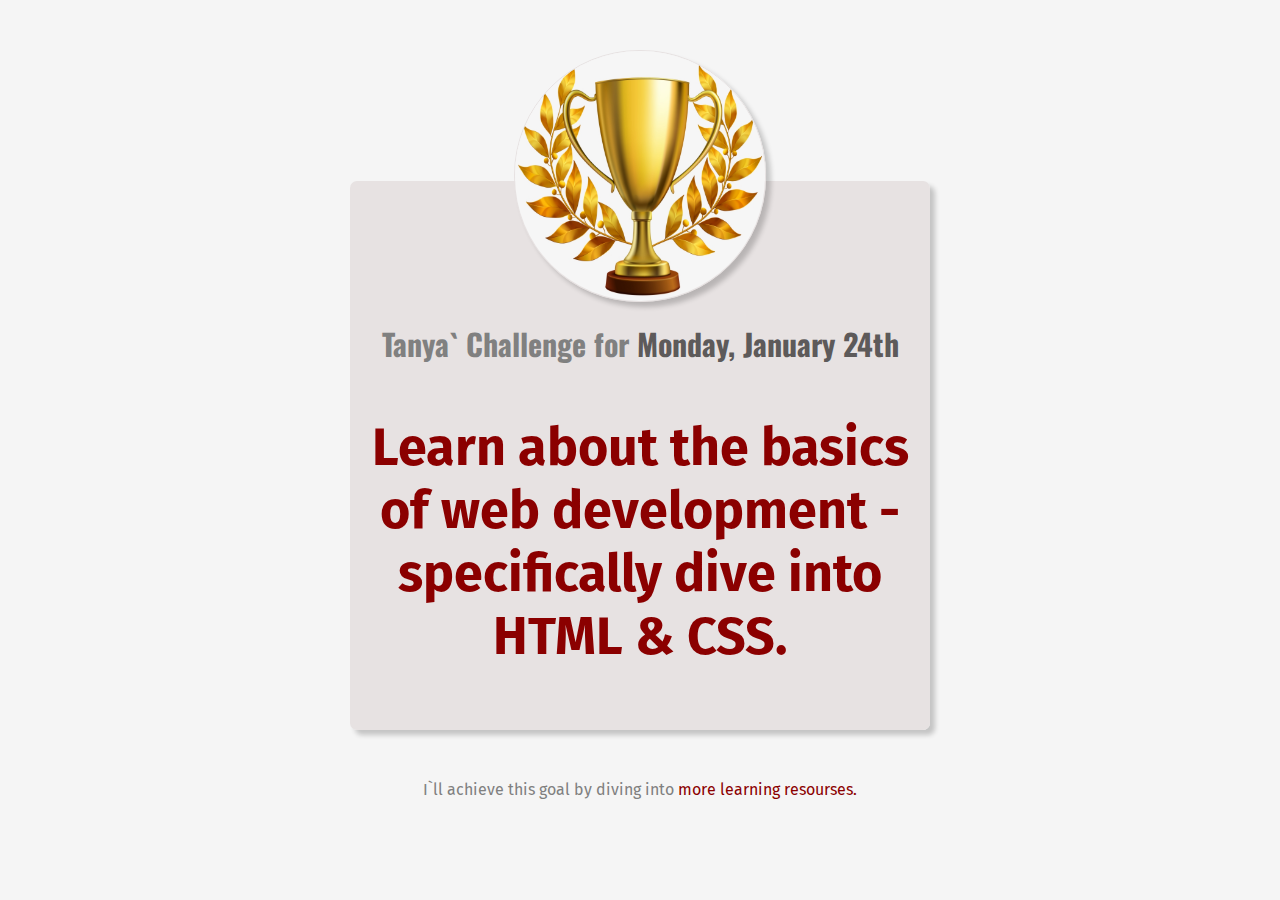
<file: index.html>
<!DOCTYPE html>
<html lang="en">
<head>
  <meta charset="UTF-8">
  <link rel="preconnect" href="https://fonts.googleapis.com">
  <link rel="preconnect" href="https://fonts.gstatic.com" crossorigin>
  <link href="https://fonts.googleapis.com/css2?family=Fira+Sans&family=Oswald&display=swap" rel="stylesheet">
  <link rel="preconnect" href="https://fonts.googleapis.com">
  <link rel="preconnect" href="https://fonts.gstatic.com" crossorigin>
  <link href="https://fonts.googleapis.com/css2?family=Fira+Sans&display=swap" rel="stylesheet">
  <link rel="icon" href="images/favicon.ico" type="image/x-icon">

  <link href="styles/shared.css" rel="stylesheet">
  <link href="styles/daily-challenge.css" rel="stylesheet">

  <title>My Daily Challenge</title>
</head>
<body>
  <main>
    <img src="images/trophy.png" alt="A Trophy">
    <div class="index-box">
      <h1>Tanya` Challenge for <span>Monday, January 24th</span></h1>
      <p id="todays-challenge">
        Learn about the basics of web development - specifically dive into HTML & CSS.
      </p>
    </div>
  </main>
  <footer>
    <p>
      I`ll achieve this goal by diving into
      <a href="https://www.google.com">more learning resourses.</a>
    </p>
  </footer>

</body>
</html>
</file>
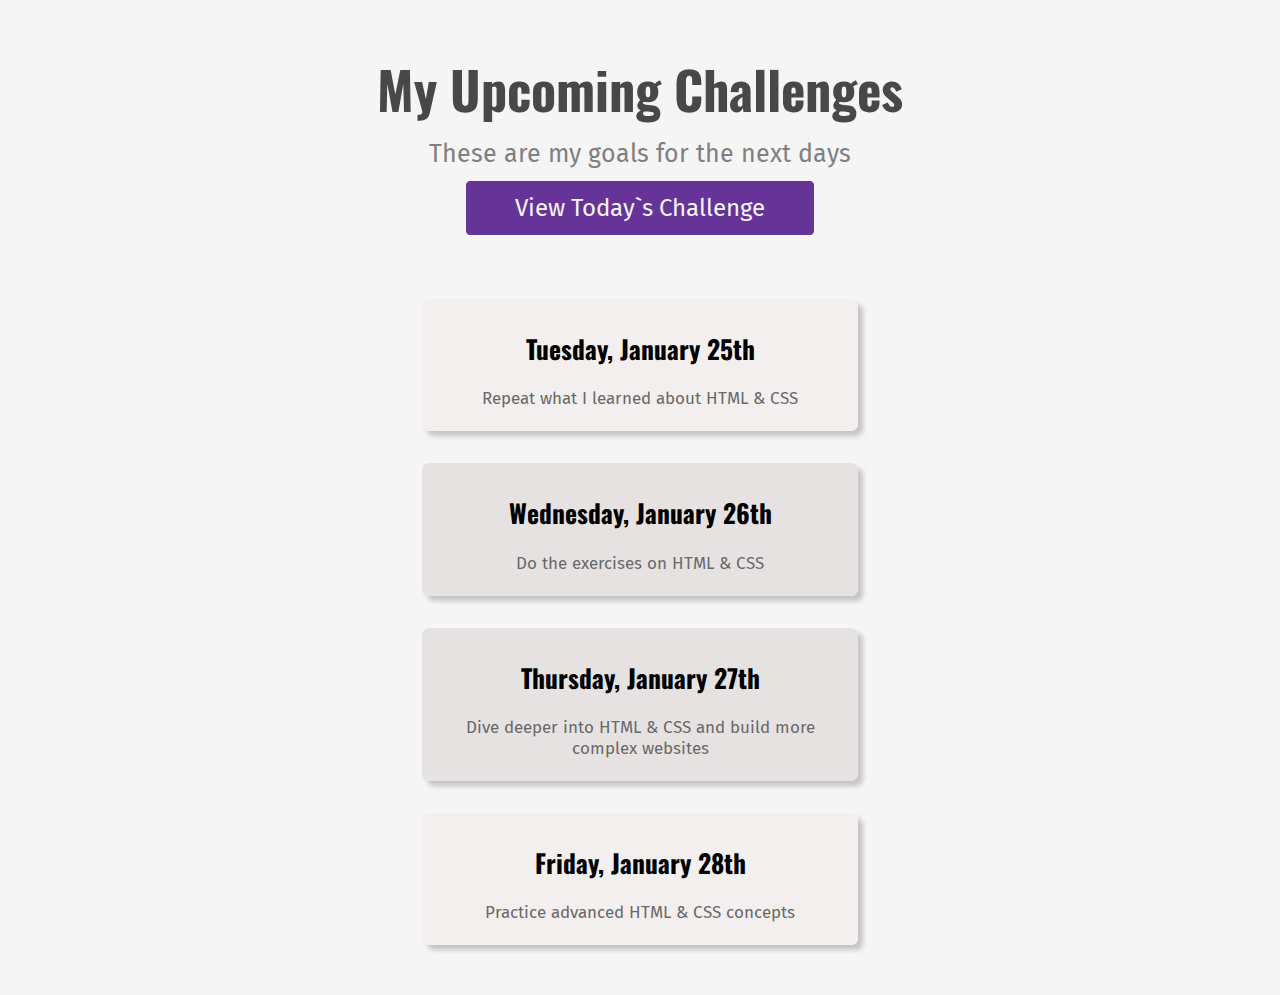
<file: full-week.html>
<!DOCTYPE html>
<html lang="en">
<head>
  <meta charset="UTF-8">
  <link rel="preconnect" href="https://fonts.googleapis.com">
  <link rel="preconnect" href="https://fonts.gstatic.com" crossorigin>
  <link href="https://fonts.googleapis.com/css2?family=Fira+Sans&family=Oswald&display=swap" rel="stylesheet">
  <link rel="preconnect" href="https://fonts.googleapis.com">
  <link rel="preconnect" href="https://fonts.gstatic.com" crossorigin>
  <link href="https://fonts.googleapis.com/css2?family=Fira+Sans&display=swap" rel="stylesheet">
  <link rel="icon" href="images/favicon.ico" type="image/x-icon">

  <link href="styles/shared.css" rel="stylesheet">
  <link href="styles/full-week.css" rel="stylesheet">

  <title>My Upcoming Challenges</title>
</head>
<body>
<header>
  <h1>My Upcoming Challenges</h1>
  <p>These are my goals for the next days</p>
  <a href="index.html">View Today`s Challenge</a>
</header>
<main>
  <ol>
    <li>
      <h2>Tuesday, January 25th</h2>
      <p>Repeat what I learned about HTML & CSS</p>
    </li>
    <li class="highlight-goal">
      <h2>Wednesday, January 26th</h2>
      <p>Do the exercises on HTML & CSS</p>
    </li>
    <li class="highlight-goal">
      <h2>Thursday, January 27th</h2>
      <p>Dive deeper into HTML & CSS and build more complex websites</p>
    </li>
    <li>
      <h2>Friday, January 28th</h2>
      <p>Practice advanced HTML & CSS concepts</p>
    </li>
  </ol>
</main>
</body>
</html>
</file>
<file: styles/shared.css>
body {
    margin: 50px;
    background-color: whitesmoke;
    text-align: center;
    color: grey;
}

h1 {
    font-family: 'Oswald', sans-serif;
}

p {
    font-family: 'Fira Sans', sans-serif;
    margin-top: 50px;
}

a {
    font-family: 'Fira Sans', sans-serif;
    text-decoration: none;
    color: darkred;
}

a:hover {
    text-decoration: underline;
}
</file>
<file: styles/daily-challenge.css>
h1{
    font-size: 30px;
}

img {
    width: 250px;
    height: 250px;
    border: 1px solid rgba(231, 226, 226, 0.99);
    border-radius: 125px;
    box-shadow: 5px 5px 5px rgba(0, 0, 0, 0.2);
}

span {
    color: #5d5a5a;
}

#todays-challenge {
    color: darkred;
    font-weight: bold;
    font-size: 52px;
}

.index-box {
    background-color: rgba(231, 226, 226, 0.99);
    border-radius:7px;
    margin: -125px 300px 0 300px;
    padding: 120px 0 10px 0;
    box-shadow: 5px 5px 5px rgba(0, 0, 0, 0.2);
}
</file>
<file: styles/full-week.css>
header {
    margin-bottom: 64px;
}

h1 {
    font-size: 52px;
    color: rgba(63, 62, 62, 0.95);
    margin: 0;
}

header p {
    margin: 12px;
    font-size: 25px;
}

a {
    padding: 12px 48px;
    color: whitesmoke;
    background-color: rebeccapurple;
    font-size: 24px;
    border: 1px solid rebeccapurple;
    border-radius: 4px;
    display: inline-block;
    margin: 0;
}

a:hover {
    background-color: #8f3399;
    text-decoration: none;
}

ol {
    list-style: none;
    width: 500px;
    padding: 0;
    margin: 36px auto 0 auto;
}

li {
    padding: 10px;
    margin: 32px;
    color: black;
    background-color: rgba(243, 239, 239, 0.99);
    border-radius: 7px;
    font-size: 17px;
    box-shadow: 5px 5px 5px rgba(0, 0, 0, 0.2);
}

h2 {
    font-family: 'Oswald', sans-serif;
}

main p{
    margin: 12px;
    color: dimgrey;
}

.highlight-goal {
    background-color: rgba(231, 226, 226, 0.99);
}
</file>
